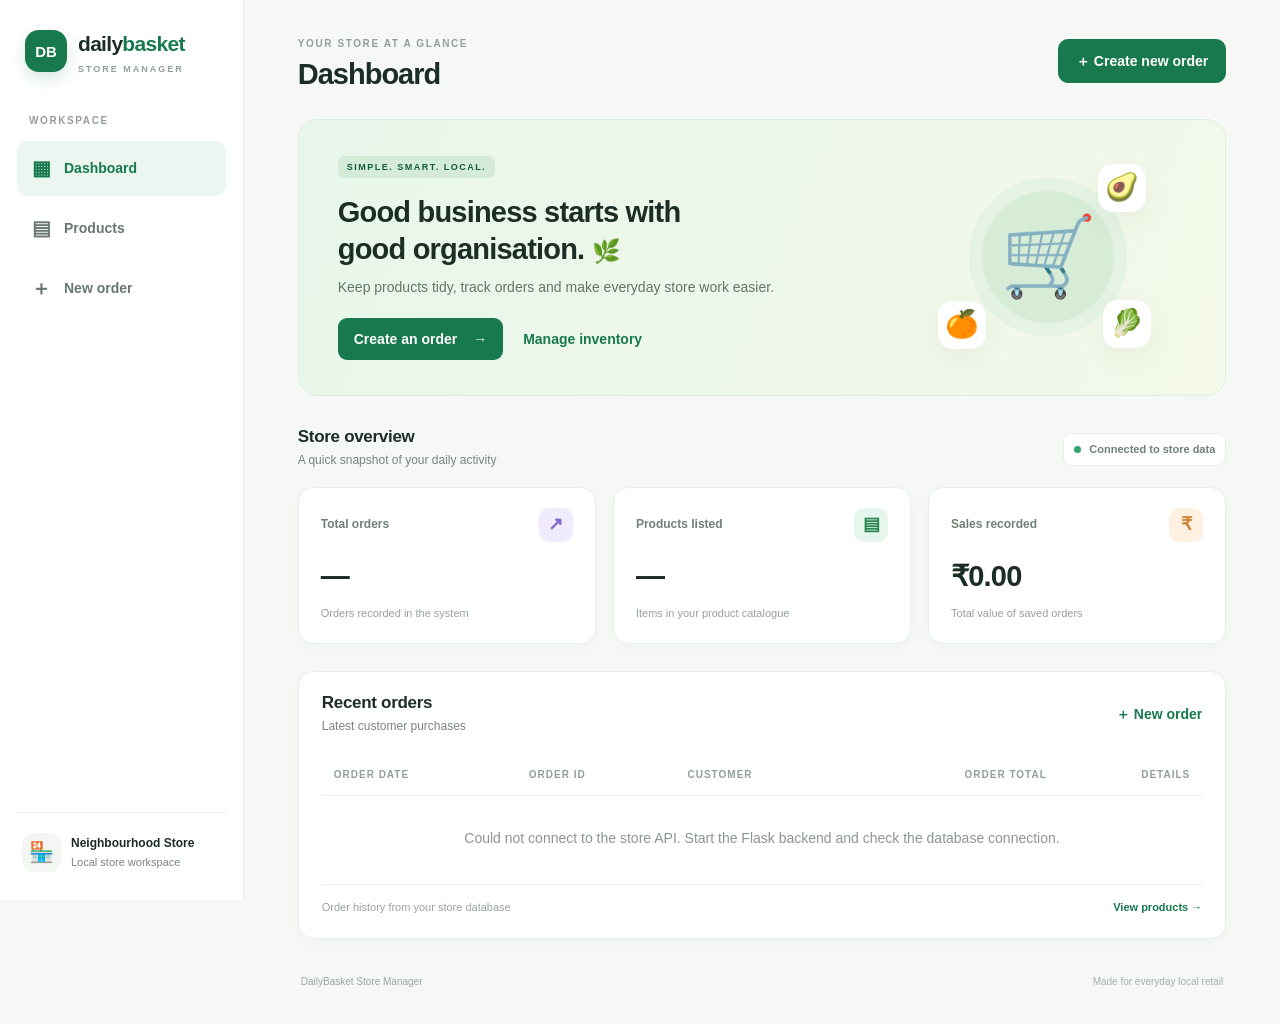
<file: ui/index.html>
<!DOCTYPE html>
<html lang="en">
<head>
    <meta charset="utf-8">
    <meta name="viewport" content="width=device-width, initial-scale=1">
    <title>DailyBasket | Store Dashboard</title>
    <link rel="stylesheet" href="css/bootstrap.min.css">
    <link rel="stylesheet" href="css/custom.css?v=2.0">
</head>
<body>
<div class="app-shell">
    <aside class="sidebar">
        <a class="brand" href="index.html"><span class="brand-mark">DB</span><span>daily<span class="brand-accent">basket</span><small>STORE MANAGER</small></span></a>
        <div class="side-label">WORKSPACE</div>
        <a class="side-link active" href="index.html"><span>▦</span> Dashboard</a>
        <a class="side-link" href="manage-product.html"><span>▤</span> Products</a>
        <a class="side-link" href="order.html"><span>＋</span> New order</a>
        <div class="sidebar-bottom"><div class="store-avatar">🏪</div><div><b>Neighbourhood Store</b><small>Local store workspace</small></div></div>
    </aside>
    <main class="main-area">
        <header class="topbar"><div><span class="eyebrow">YOUR STORE AT A GLANCE</span><h1>Dashboard</h1></div><a class="btn btn-primary btn-rounded" href="order.html">＋ Create new order</a></header>
        <section class="welcome-banner"><div><span class="banner-tag">SIMPLE. SMART. LOCAL.</span><h2>Good business starts with<br>good organisation. <span>🌿</span></h2><p>Keep products tidy, track orders and make everyday store work easier.</p><div class="banner-actions"><a href="order.html" class="btn btn-light-green">Create an order <span>→</span></a><a href="manage-product.html" class="banner-link">Manage inventory</a></div></div><div class="banner-art" aria-hidden="true"><div class="art-circle">🛒</div><span class="floating-item item-one">🥑</span><span class="floating-item item-two">🍊</span><span class="floating-item item-three">🥬</span></div></section>
        <section class="section-heading"><div><h2>Store overview</h2><p>A quick snapshot of your daily activity</p></div><span class="live-pill"><i></i> Connected to store data</span></section>
        <div class="stats-grid"><article class="stat-card"><div class="stat-top"><span>Total orders</span><span class="stat-icon violet">↗</span></div><strong id="orderCount">—</strong><small>Orders recorded in the system</small></article><article class="stat-card"><div class="stat-top"><span>Products listed</span><span class="stat-icon green">▤</span></div><strong id="productCount">—</strong><small>Items in your product catalogue</small></article><article class="stat-card"><div class="stat-top"><span>Sales recorded</span><span class="stat-icon orange">₹</span></div><strong id="salesTotal">₹0.00</strong><small>Total value of saved orders</small></article></div>
        <section class="content-card"><div class="card-heading"><div><h2>Recent orders</h2><p>Latest customer purchases</p></div><a class="text-link" href="order.html">＋ New order</a></div><div class="table-responsive"><table class="table store-table"><thead><tr><th>ORDER DATE</th><th>ORDER ID</th><th>CUSTOMER</th><th class="text-right">ORDER TOTAL</th><th class="text-right">DETAILS</th></tr></thead><tbody><tr><td colspan="5" class="empty-state">Loading store orders…</td></tr></tbody></table></div><div class="table-foot"><span>Order history from your store database</span><a href="manage-product.html">View products →</a></div></section>
        <div class="modal fade" id="orderDetailsModal" role="dialog"><div class="modal-dialog"><div class="modal-content modern-modal"><div class="modal-header"><button type="button" class="close" data-dismiss="modal">×</button><span class="eyebrow">ORDER SUMMARY</span><h3 class="modal-title">Order details</h3><p id="detailCustomer"></p></div><div class="modal-body"><div class="table-responsive"><table class="table store-table"><thead><tr><th>ITEM</th><th>QTY</th><th class="text-right">TOTAL</th></tr></thead><tbody id="orderDetailRows"></tbody></table></div><div class="detail-total">Order total <strong id="detailTotal">₹0.00</strong></div></div><div class="modal-footer"><button class="btn btn-default btn-rounded" data-dismiss="modal">Close</button></div></div></div></div><footer class="app-footer">DailyBasket Store Manager <span>Made for everyday local retail</span></footer>
    </main>
</div>
<script src="js/packages/jquery.min.js"></script><script src="js/packages/bootstrap.min.js"></script><script src="js/custom/common.js"></script><script src="js/custom/dashboard.js"></script>
</body></html>
</file>
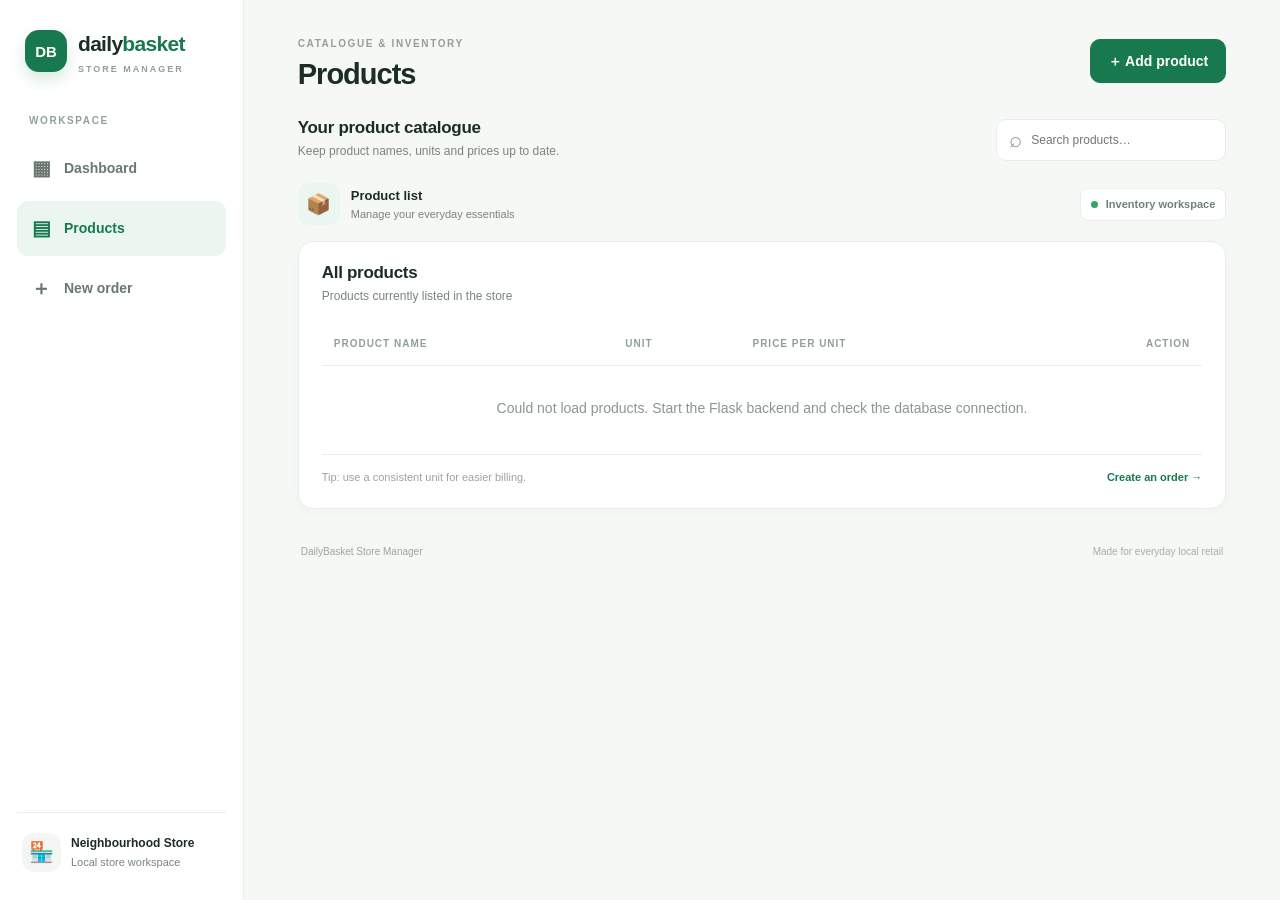
<file: ui/manage-product.html>
<!DOCTYPE html><html lang="en"><head><meta charset="utf-8"><meta name="viewport" content="width=device-width, initial-scale=1"><title>Products | DailyBasket</title><link rel="stylesheet" href="css/bootstrap.min.css"><link rel="stylesheet" href="css/custom.css?v=2.0"></head><body><div class="app-shell"><aside class="sidebar"><a class="brand" href="index.html"><span class="brand-mark">DB</span><span>daily<span class="brand-accent">basket</span><small>STORE MANAGER</small></span></a><div class="side-label">WORKSPACE</div><a class="side-link" href="index.html"><span>▦</span> Dashboard</a><a class="side-link active" href="manage-product.html"><span>▤</span> Products</a><a class="side-link" href="order.html"><span>＋</span> New order</a><div class="sidebar-bottom"><div class="store-avatar">🏪</div><div><b>Neighbourhood Store</b><small>Local store workspace</small></div></div></aside><main class="main-area"><header class="topbar"><div><span class="eyebrow">CATALOGUE & INVENTORY</span><h1>Products</h1></div><button class="btn btn-primary btn-rounded" data-toggle="modal" data-target="#productModal">＋ Add product</button></header><section class="page-intro"><div><h2>Your product catalogue</h2><p>Keep product names, units and prices up to date.</p></div><div class="search-wrap"><span>⌕</span><input id="productSearch" type="search" placeholder="Search products…" aria-label="Search products"></div></section><div class="mini-summary"><div><span class="mini-icon">📦</span><div><b id="productTotalLabel">Product list</b><small>Manage your everyday essentials</small></div></div><span class="live-pill"><i></i> Inventory workspace</span></div><section class="content-card"><div class="card-heading"><div><h2>All products</h2><p>Products currently listed in the store</p></div></div><div class="table-responsive"><table class="table store-table"><thead><tr><th>PRODUCT NAME</th><th>UNIT</th><th>PRICE PER UNIT</th><th class="text-right">ACTION</th></tr></thead><tbody><tr><td colspan="4" class="empty-state">Loading products…</td></tr></tbody></table></div><div class="table-foot"><span>Tip: use a consistent unit for easier billing.</span><a href="order.html">Create an order →</a></div></section><footer class="app-footer">DailyBasket Store Manager <span>Made for everyday local retail</span></footer></main></div>
<div class="modal fade" id="productModal" role="dialog"><div class="modal-dialog"><div class="modal-content modern-modal"><div class="modal-header"><button type="button" class="close" data-dismiss="modal">×</button><span class="eyebrow">INVENTORY</span><h3 class="modal-title">Add a product</h3><p>Enter the product details below.</p></div><div class="modal-body"><form id="productForm"><input type="hidden" name="id" id="id" value="0"><div class="form-group"><label for="name">Product name</label><input class="form-control" placeholder="e.g. Basmati rice" name="name" id="name" type="text" required maxlength="100"></div><div class="form-group"><label for="uoms">Unit of measurement</label><select name="uoms" id="uoms" class="form-control" required><option value="">Choose a unit</option></select></div><div class="form-group"><label for="price">Price per unit (₹)</label><input class="form-control" placeholder="e.g. 55" name="price" id="price" type="number" min="0.01" step="0.01" required></div></form></div><div class="modal-footer"><button type="button" class="btn btn-default btn-rounded" data-dismiss="modal">Cancel</button><button type="button" class="btn btn-primary btn-rounded" id="saveProduct">Save product →</button></div></div></div></div>
<script src="js/packages/jquery.min.js"></script><script src="js/packages/bootstrap.min.js"></script><script src="js/custom/common.js"></script><script src="js/custom/manage-product.js"></script></body></html>
</file>
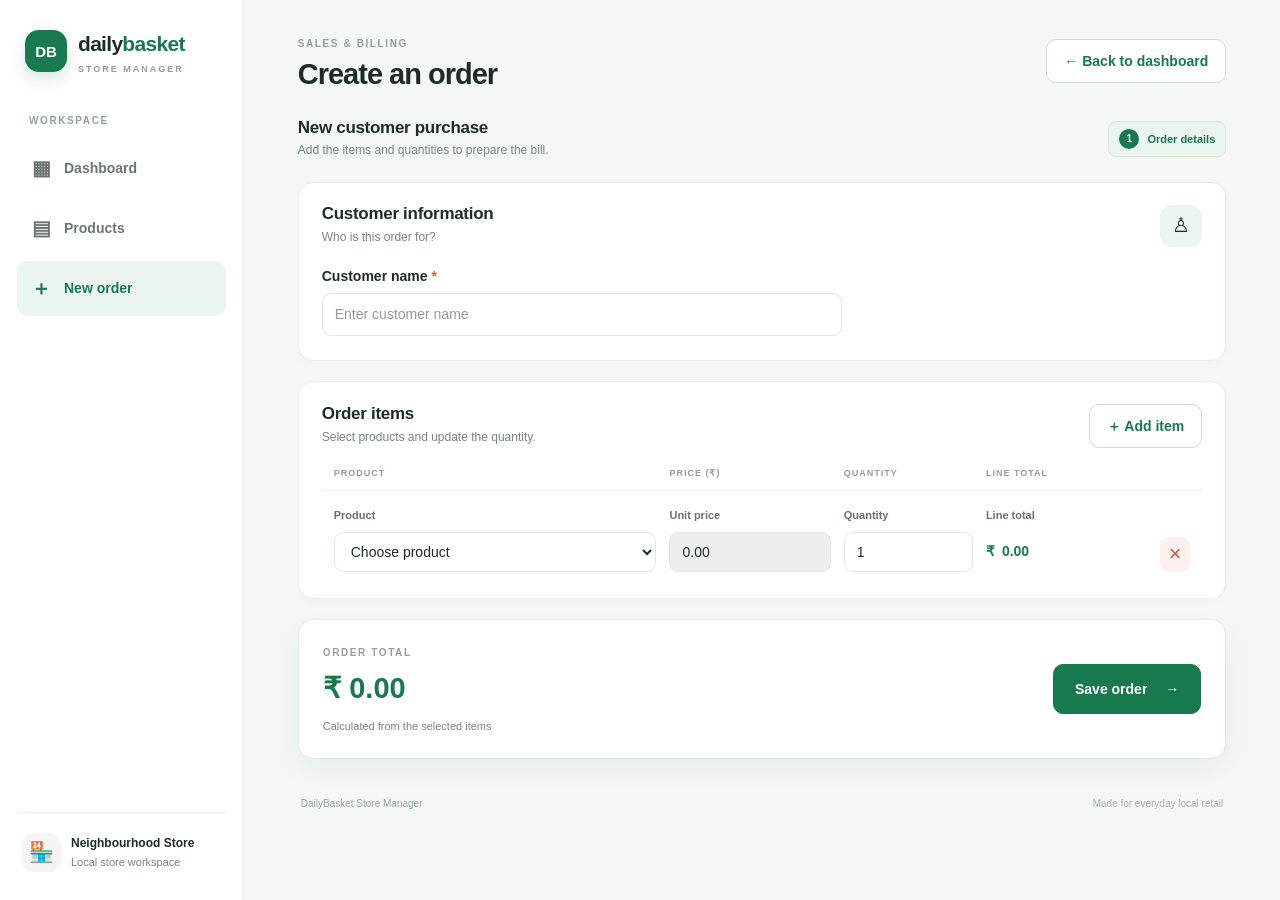
<file: ui/order.html>
<!DOCTYPE html><html lang="en"><head><meta charset="utf-8"><meta name="viewport" content="width=device-width, initial-scale=1"><title>New Order | DailyBasket</title><link rel="stylesheet" href="css/bootstrap.min.css"><link rel="stylesheet" href="css/custom.css?v=2.0"></head><body><div class="app-shell"><aside class="sidebar"><a class="brand" href="index.html"><span class="brand-mark">DB</span><span>daily<span class="brand-accent">basket</span><small>STORE MANAGER</small></span></a><div class="side-label">WORKSPACE</div><a class="side-link" href="index.html"><span>▦</span> Dashboard</a><a class="side-link" href="manage-product.html"><span>▤</span> Products</a><a class="side-link active" href="order.html"><span>＋</span> New order</a><div class="sidebar-bottom"><div class="store-avatar">🏪</div><div><b>Neighbourhood Store</b><small>Local store workspace</small></div></div></aside><main class="main-area"><header class="topbar"><div><span class="eyebrow">SALES & BILLING</span><h1>Create an order</h1></div><a href="index.html" class="btn btn-outline-green btn-rounded">← Back to dashboard</a></header><section class="page-intro"><div><h2>New customer purchase</h2><p>Add the items and quantities to prepare the bill.</p></div><span class="step-pill"><span>1</span> Order details</span></section><form id="orderForm" novalidate><section class="content-card order-customer-card"><div class="card-heading"><div><h2>Customer information</h2><p>Who is this order for?</p></div><span class="soft-icon">♙</span></div><div class="form-group customer-field"><label for="customerName">Customer name <span class="required-star">*</span></label><input name="customerName" id="customerName" type="text" class="form-control" placeholder="Enter customer name" maxlength="100" required></div></section><section class="content-card order-items-card"><div class="card-heading"><div><h2>Order items</h2><p>Select products and update the quantity.</p></div><button class="btn btn-outline-green btn-rounded" type="button" id="addMoreButton">＋ Add item</button></div><div class="items-labels"><span>PRODUCT</span><span>PRICE (₹)</span><span>QUANTITY</span><span>LINE TOTAL</span><span></span></div><div class="product-box-extra" id="itemsInOrder"></div><div class="empty-cart-hint" id="emptyCartHint">🛍️ No items yet. Click “Add item” to start this order.</div></section><section class="checkout-bar"><div><span class="eyebrow">ORDER TOTAL</span><div class="checkout-total">₹ <input id="product_grand_total" name="product_grand_total" class="product-grand-total" value="0.00" readonly></div><small>Calculated from the selected items</small></div><button class="btn btn-primary btn-rounded btn-checkout" type="button" id="saveOrder">Save order <span>→</span></button></section></form><div class="product-box hidden"><div class="row product-item"><div class="col-sm-12"><div class="order-line"><div class="line-product"><label>Product</label><select name="product" class="form-control cart-product" required><option value="">Choose product</option></select></div><div><label>Unit price</label><input name="product_price" class="form-control product-price" type="number" value="0.00" readonly></div><div><label>Quantity</label><input name="qty" type="number" min="1" step="1" class="form-control product-qty" value="1" required></div><div><label>Line total</label><div class="line-total-wrap">₹ <input name="item_total" class="product-total" value="0.00" readonly></div></div><button class="remove-row" type="button" title="Remove item" aria-label="Remove item">×</button></div></div></div></div><footer class="app-footer">DailyBasket Store Manager <span>Made for everyday local retail</span></footer></main></div><script src="js/packages/jquery.min.js"></script><script src="js/custom/common.js"></script><script src="js/custom/order.js"></script></body></html>
</file>
<file: ui/css/custom.css>
:root{--green:#18794e;--green-dark:#125c3b;--green-soft:#eaf6ef;--ink:#1c2d25;--muted:#78867e;--line:#e8eee9;--canvas:#f5f8f5;--white:#fff;--orange:#f2a65a;--shadow:0 10px 32px rgba(27,67,43,.06)}
*{box-sizing:border-box}body{margin:0;background:var(--canvas);color:var(--ink);font-family:Inter,-apple-system,BlinkMacSystemFont,"Segoe UI",Arial,sans-serif;font-size:14px;line-height:1.55}a{color:inherit;text-decoration:none}a:hover{text-decoration:none}.app-shell{min-height:100vh}.sidebar{width:244px;background:#fff;border-right:1px solid var(--line);position:fixed;left:0;top:0;bottom:0;padding:28px 17px;display:flex;flex-direction:column;z-index:10}.brand{display:flex;align-items:center;gap:11px;font-size:21px;font-weight:800;letter-spacing:-.7px;padding:0 8px 39px}.brand-mark{width:42px;height:42px;display:grid;place-items:center;background:var(--green);border-radius:14px;color:#fff;font-size:15px;letter-spacing:0;box-shadow:0 7px 15px #18794e2c}.brand-accent{color:var(--green)}.brand small{display:block;color:#91a096;font-size:9px;letter-spacing:2px;font-weight:700;line-height:1.2;margin-top:3px}.side-label,.eyebrow{font-size:10px;letter-spacing:1.6px;font-weight:800;color:#92a097}.side-label{padding:0 12px 12px}.side-link{display:flex;align-items:center;gap:13px;padding:12px 14px;border-radius:11px;color:#69786e;margin-bottom:5px;font-weight:650;transition:.2s}.side-link>span{width:20px;font-size:20px;text-align:center}.side-link:hover,.side-link.active{background:var(--green-soft);color:var(--green)}.sidebar-bottom{margin-top:auto;border-top:1px solid var(--line);padding:20px 5px 0;display:flex;gap:10px;align-items:center}.store-avatar{width:39px;height:39px;border-radius:12px;background:#f3f6f2;display:grid;place-items:center;font-size:20px}.sidebar-bottom b,.sidebar-bottom small{display:block}.sidebar-bottom b{font-size:12px}.sidebar-bottom small{color:var(--muted);font-size:11px;margin-top:2px}.main-area{margin-left:244px;max-width:1600px;padding:32px 4.2% 20px}.topbar{display:flex;align-items:center;justify-content:space-between;gap:16px;margin-bottom:28px}.topbar h1{font-size:29px;letter-spacing:-1px;font-weight:800;margin:5px 0 0;color:var(--ink)}.btn{font-weight:700;transition:all .2s}.btn-primary{background:var(--green);border-color:var(--green);color:#fff}.btn-primary:hover,.btn-primary:focus{background:var(--green-dark);border-color:var(--green-dark);color:#fff}.btn-rounded{border-radius:10px;padding:11px 17px}.btn-outline-green{border:1px solid #cbded1;color:var(--green);background:#fff}.btn-outline-green:hover{background:var(--green-soft);color:var(--green)}.welcome-banner{position:relative;overflow:hidden;background:linear-gradient(112deg,#e8f6eb 0%,#f4f9e9 100%);border:1px solid #dceee0;border-radius:20px;padding:35px 39px;min-height:245px;display:flex;align-items:center;margin-bottom:32px}.banner-tag{background:#d4ebd8;color:var(--green-dark);border-radius:6px;padding:6px 9px;font-size:9px;letter-spacing:1.5px;font-weight:800}.welcome-banner h2{font-size:29px;line-height:1.25;letter-spacing:-.8px;font-weight:800;margin:18px 0 10px}.welcome-banner h2 span{font-size:23px}.welcome-banner p{color:#62766a;margin:0 0 20px;max-width:440px}.banner-actions{display:flex;align-items:center;gap:20px}.btn-light-green{background:var(--green);color:#fff;border-radius:9px;padding:10px 15px;font-weight:700}.btn-light-green:hover{color:#fff;background:var(--green-dark)}.btn-light-green span{margin-left:12px}.banner-link,.text-link,.table-foot a{color:var(--green);font-weight:750}.banner-art{position:absolute;right:8%;top:50%;transform:translateY(-50%);width:220px;height:190px}.art-circle{width:158px;height:158px;border-radius:50%;background:#d7ecd7;display:grid;place-items:center;font-size:78px;position:absolute;right:24px;top:15px;box-shadow:inset 0 0 0 13px #e5f3e3}.floating-item{position:absolute;display:grid;place-items:center;background:#fff;border-radius:15px;width:48px;height:48px;font-size:27px;box-shadow:var(--shadow)}.item-one{top:1px;right:5px}.item-two{bottom:4px;left:7px}.item-three{bottom:5px;right:0}.section-heading,.page-intro{display:flex;align-items:center;justify-content:space-between;gap:18px;margin-bottom:17px}.section-heading h2,.page-intro h2,.card-heading h2{font-size:17px;font-weight:800;margin:0 0 4px;letter-spacing:-.3px}.section-heading p,.page-intro p,.card-heading p{font-size:12px;color:var(--muted);margin:0}.live-pill,.step-pill{display:inline-flex;align-items:center;gap:8px;border:1px solid var(--line);background:#fff;color:#708077;padding:7px 10px;border-radius:8px;font-size:11px;font-weight:650;white-space:nowrap}.live-pill i{width:7px;height:7px;border-radius:50%;background:#32a66a;display:inline-block}.stats-grid{display:grid;grid-template-columns:repeat(3,minmax(0,1fr));gap:17px;margin-bottom:27px}.stat-card{background:#fff;border:1px solid var(--line);border-radius:15px;padding:20px 22px;box-shadow:0 3px 12px rgba(25,65,39,.025)}.stat-top{display:flex;align-items:center;justify-content:space-between;color:#728077;font-size:12px;font-weight:650}.stat-icon{display:grid;place-items:center;width:34px;height:34px;border-radius:10px;font-size:18px;font-weight:800}.violet{background:#f0ebff;color:#8165cf}.green{background:#e7f6ec;color:#278553}.orange{background:#fff1e1;color:#ce8437}.stat-card strong{display:block;font-size:29px;letter-spacing:-.8px;margin:12px 0 3px;font-weight:800}.stat-card small{font-size:11px;color:#96a198}.content-card{background:#fff;border:1px solid var(--line);border-radius:15px;padding:22px 23px;margin-bottom:20px;box-shadow:0 3px 12px rgba(25,65,39,.025)}.card-heading{display:flex;align-items:center;justify-content:space-between;gap:15px;margin-bottom:19px}.store-table{margin-bottom:0;border:0}.store-table>thead>tr>th{border-top:0;border-bottom:1px solid var(--line);color:#91a096;font-size:10px;letter-spacing:1px;font-weight:800;padding:13px 12px;white-space:nowrap}.store-table>tbody>tr>td{border-top:1px solid #f0f3f0;padding:16px 12px;vertical-align:middle;color:#43544a}.store-table>tbody>tr:hover{background:#fbfdfb}.store-table .text-right{text-align:right}.table-foot{display:flex;justify-content:space-between;align-items:center;border-top:1px solid var(--line);padding-top:14px;margin-top:4px;color:#99a49d;font-size:11px}.empty-state{text-align:center;color:#8a978e!important;padding:32px!important}.order-id{font-weight:800;color:var(--green)}.customer-cell{font-weight:700;color:var(--ink)}.money-cell{font-weight:800;color:var(--ink);text-align:right;white-space:nowrap}.app-footer{display:flex;justify-content:space-between;gap:10px;color:#9aa69d;font-size:10px;padding:15px 3px}.app-footer span{color:#a6b0a9}.page-intro{margin-bottom:22px}.search-wrap{display:flex;align-items:center;gap:9px;background:#fff;border:1px solid var(--line);border-radius:10px;padding:0 12px;min-width:230px;color:#8c9a90}.search-wrap span{font-size:22px}.search-wrap input{border:0;outline:0;padding:11px 0;width:100%;font-size:12px;background:transparent}.mini-summary{display:flex;align-items:center;justify-content:space-between;margin-bottom:16px}.mini-summary>div{display:flex;align-items:center;gap:11px}.mini-summary b,.mini-summary small{display:block}.mini-summary b{font-size:13px}.mini-summary small{color:var(--muted);font-size:11px}.mini-icon,.soft-icon{width:42px;height:42px;display:grid;place-items:center;background:var(--green-soft);border-radius:12px;font-size:20px}.required-star{color:#d05c4a}.modern-modal{border:0;border-radius:16px;overflow:hidden;box-shadow:0 20px 70px #173b2830}.modern-modal .modal-header{padding:24px 26px 12px;border:0}.modern-modal .modal-header h3{font-weight:800;margin:8px 0 5px}.modern-modal .modal-header p{font-size:12px;color:var(--muted);margin:0}.modern-modal .modal-body{padding:15px 26px}.modern-modal .modal-footer{padding:15px 26px 24px;border:0}.modern-modal label,.order-line label{display:block;font-size:11px;font-weight:750;color:#65756a;margin-bottom:7px}.form-control{height:43px;border-radius:9px;border-color:#dfe8e1;box-shadow:none;color:var(--ink)}.form-control:focus{border-color:#6eb58a;box-shadow:0 0 0 3px #18794e12}.form-group{margin-bottom:18px}.close{font-size:25px;font-weight:400}.step-pill{color:var(--green);background:var(--green-soft);border-color:#d6ebdc}.step-pill span{background:var(--green);color:#fff;width:20px;height:20px;display:grid;place-items:center;border-radius:50%;font-size:10px}.order-customer-card{padding-bottom:24px}.customer-field{max-width:520px;margin-bottom:0}.order-items-card{padding-bottom:10px}.items-labels{display:grid;grid-template-columns:minmax(150px,2fr) minmax(95px,1fr) minmax(90px,.8fr) minmax(100px,1fr) 30px;gap:13px;padding:0 12px 10px;color:#91a096;font-size:9px;font-weight:800;letter-spacing:1px}.order-line{display:grid;grid-template-columns:minmax(150px,2fr) minmax(95px,1fr) minmax(90px,.8fr) minmax(100px,1fr) 30px;gap:13px;align-items:end;padding:16px 12px;border-top:1px solid #edf1ed}.order-line .form-control{height:40px}.line-total-wrap{height:40px;display:flex;align-items:center;gap:5px;font-weight:800;color:var(--green);white-space:nowrap}.line-total-wrap input{width:100%;border:0;background:transparent;color:var(--green);font-weight:800;min-width:0;outline:0}.remove-row{border:0;border-radius:9px;background:#fff0ed;color:#c65d4d;width:30px;height:35px;font-size:22px;line-height:1;align-self:end}.empty-cart-hint{text-align:center;padding:27px 10px;color:#8c998f;font-size:12px}.checkout-bar{display:flex;justify-content:space-between;align-items:center;gap:15px;background:#fff;border:1px solid #dfeae1;border-radius:15px;padding:21px 24px;margin-bottom:22px;box-shadow:var(--shadow)}.checkout-total{font-size:29px;font-weight:850;letter-spacing:-.8px;color:var(--green);margin:3px 0}.checkout-total input{font-size:29px;font-weight:850;color:var(--green);border:0;outline:0;background:transparent;width:150px}.checkout-bar small{font-size:11px;color:var(--muted)}.btn-checkout{padding:14px 21px}.btn-checkout span{margin-left:14px}.hidden{display:none!important}
@media(max-width:1000px){.sidebar{width:200px}.main-area{margin-left:200px;padding:25px 3%}.banner-art{right:2%;opacity:.75}.welcome-banner>div:first-child{position:relative;z-index:1}.items-labels,.order-line{grid-template-columns:minmax(120px,1.6fr) minmax(80px,1fr) minmax(75px,.8fr) minmax(90px,1fr) 28px;gap:8px}}
@media(max-width:720px){.sidebar{position:static;width:auto;height:auto;padding:12px 15px;display:block;border-right:0;border-bottom:1px solid var(--line)}.brand{padding:0 0 10px}.side-label,.sidebar-bottom{display:none}.side-link{display:inline-flex;margin:0 4px 0 0;padding:8px 10px;font-size:12px}.side-link>span{font-size:16px;width:auto}.main-area{margin-left:0;padding:22px 15px}.topbar{align-items:flex-start}.topbar h1{font-size:25px}.topbar .btn{font-size:11px;padding:9px 10px}.welcome-banner{padding:25px 22px;min-height:240px}.welcome-banner h2{font-size:24px}.banner-art{right:-52px;opacity:.22}.section-heading,.page-intro{align-items:flex-start;flex-direction:column}.stats-grid{grid-template-columns:1fr;gap:10px}.stat-card{padding:15px 18px}.stat-card strong{font-size:25px;margin:5px 0}.content-card{padding:17px 13px}.table-foot{align-items:flex-start;gap:10px}.search-wrap{width:100%}.mini-summary{align-items:flex-start;gap:10px}.mini-summary .live-pill{display:none}.items-labels{display:none}.order-line{grid-template-columns:1fr 1fr;gap:12px;padding:17px 5px}.line-product{grid-column:1/-1}.remove-row{grid-column:2;justify-self:end;grid-row:1;width:30px}.checkout-bar{padding:17px;align-items:flex-start}.checkout-total,.checkout-total input{font-size:25px}.btn-checkout{padding:12px 13px;white-space:nowrap}.app-footer{flex-direction:column}.banner-actions{gap:12px;flex-wrap:wrap}}
.unit-chip{display:inline-block;background:#f1f6f2;color:#607367;border-radius:7px;padding:5px 9px;font-size:11px;font-weight:700}.btn-danger{border-radius:7px;background:#fff1ef;border:1px solid #f8d8d3;color:#bd5548;font-weight:700}.btn-danger:hover{background:#c95649;border-color:#c95649;color:#fff}.table-responsive{border:0}.modal-backdrop.in{opacity:.35}
.btn-edit{background:#edf7f0;border:1px solid #d6ebdc;color:var(--green);border-radius:7px;font-weight:750}.btn-edit:hover{background:var(--green);color:#fff}.action-buttons{white-space:nowrap}.detail-total{display:flex;justify-content:space-between;align-items:center;border-top:1px solid var(--line);margin-top:14px;padding-top:16px;font-weight:700}.detail-total strong{font-size:20px;color:var(--green)}
</file>
